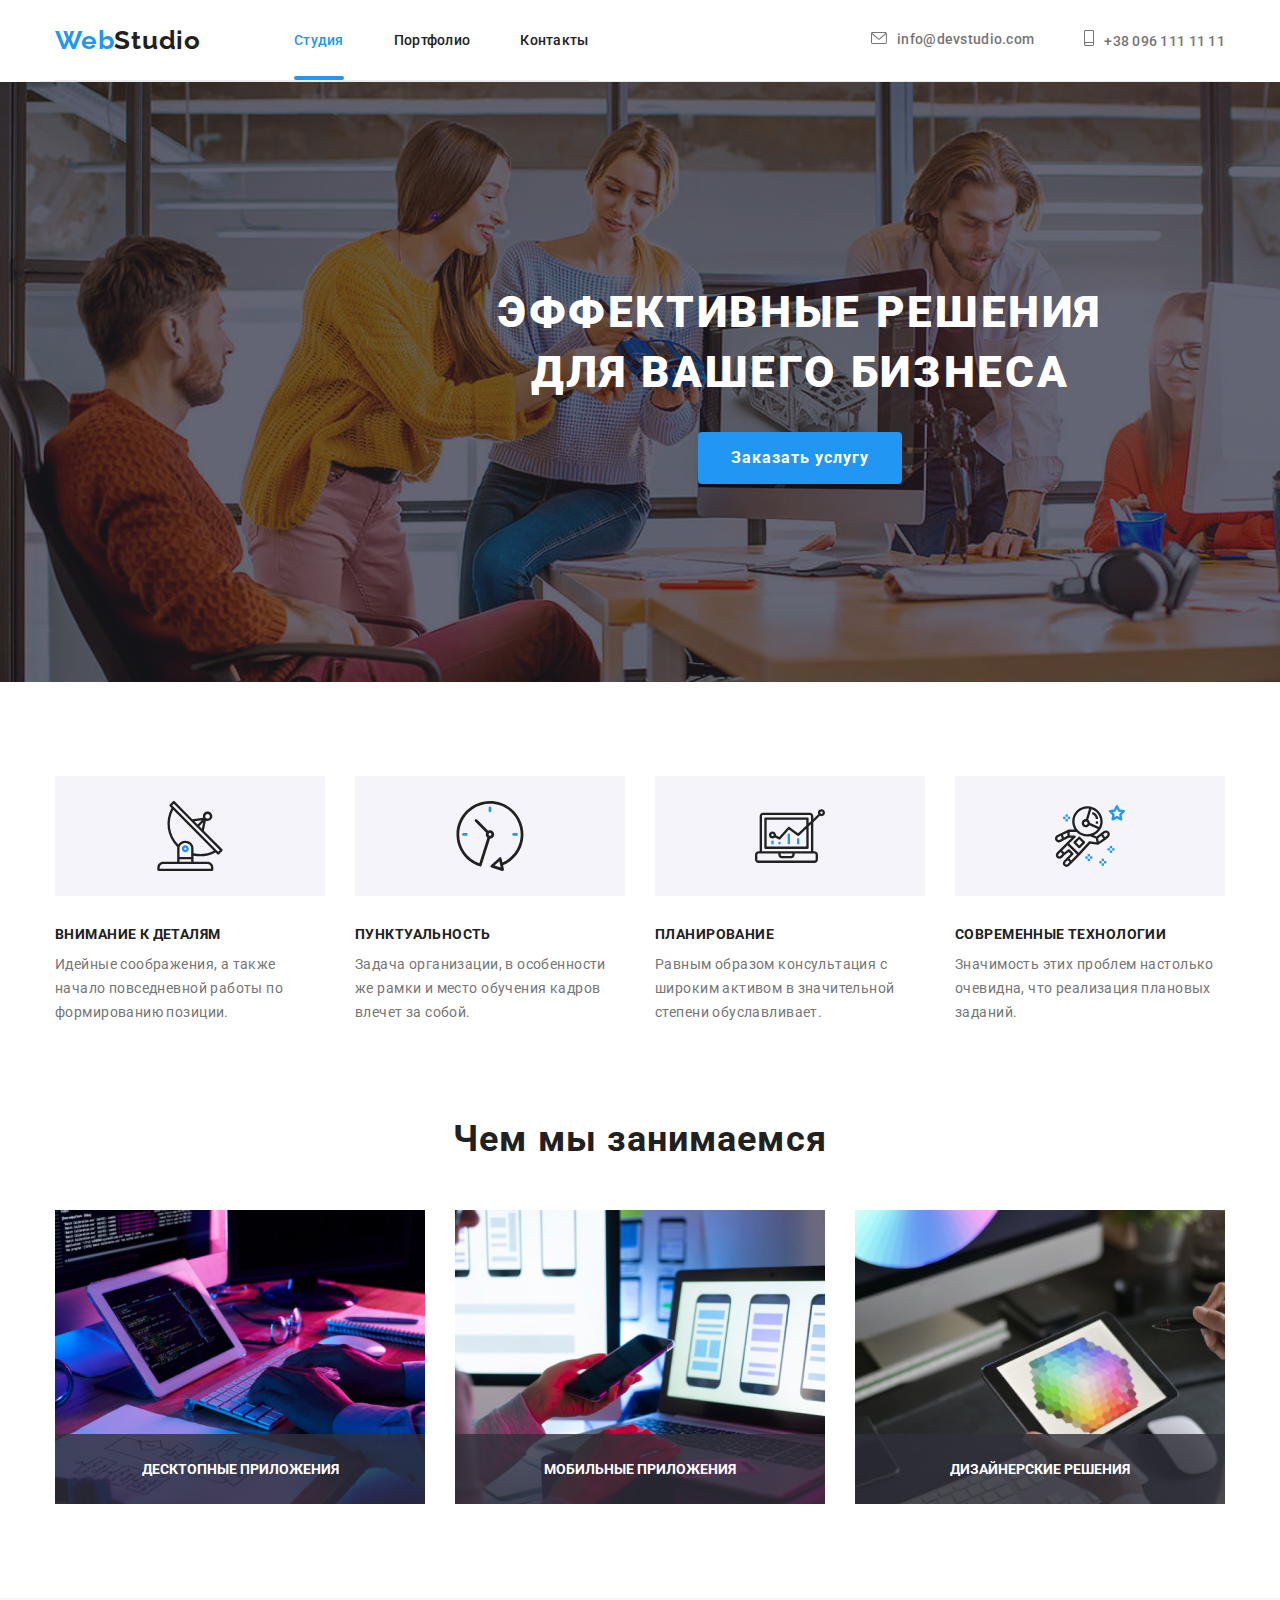
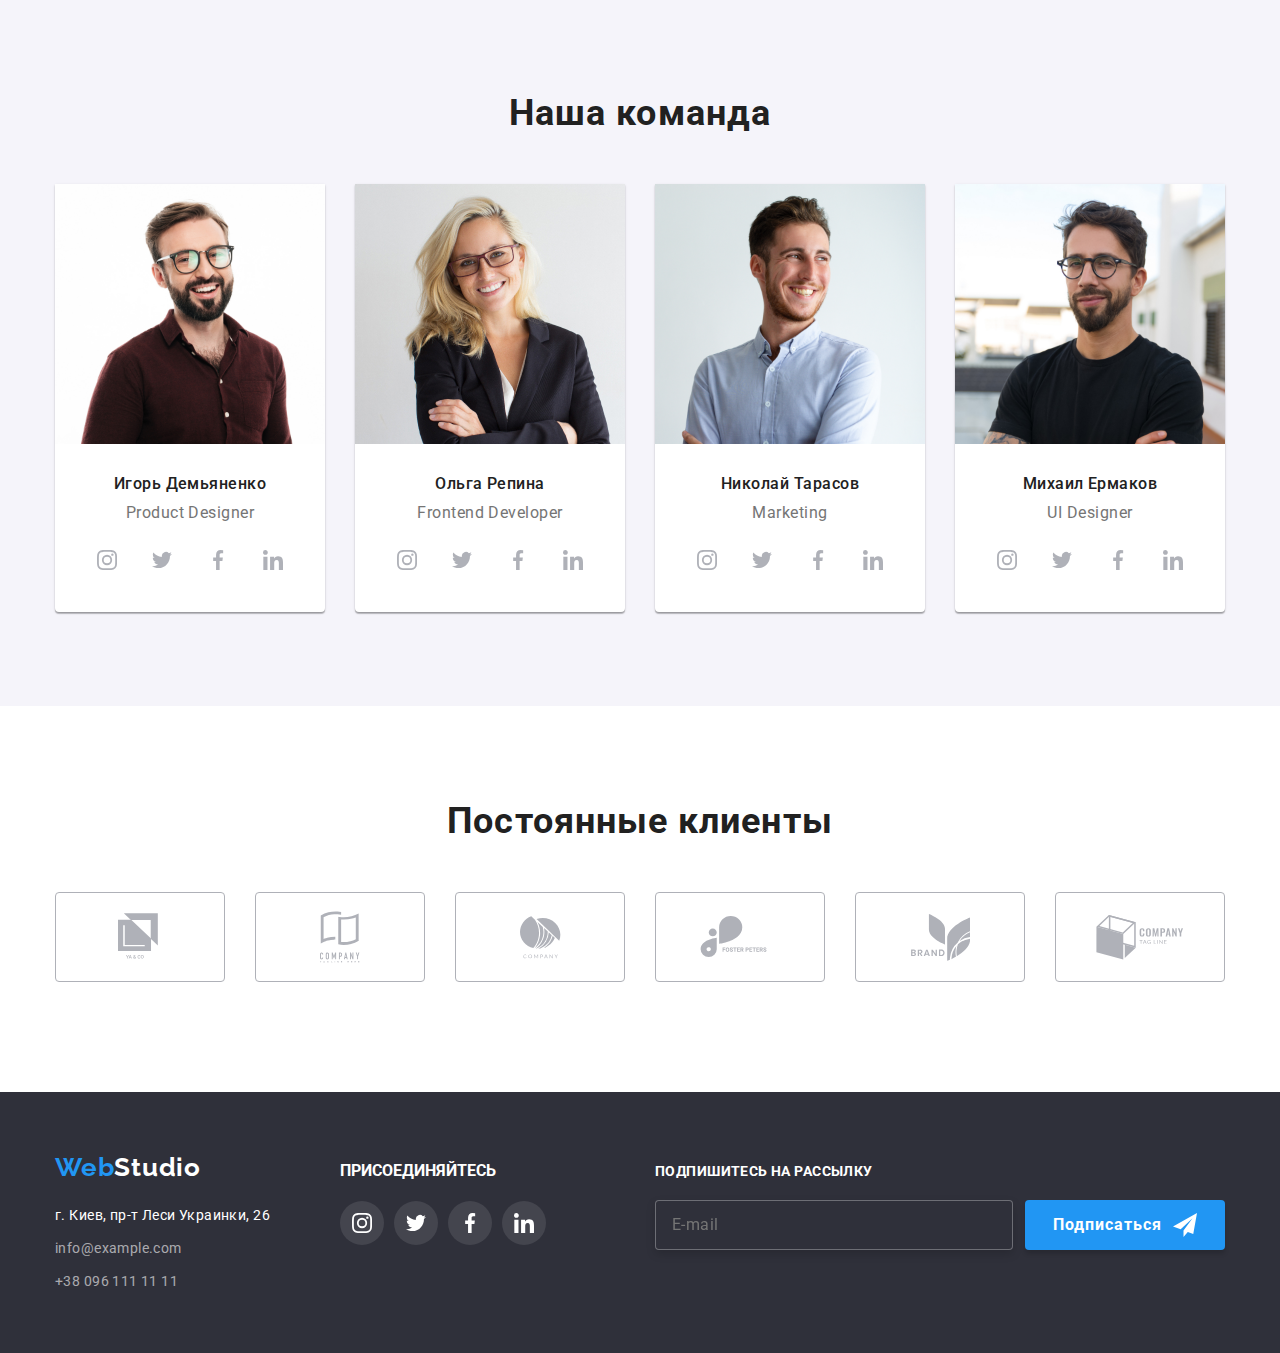
<file: index.html>
<!DOCTYPE html>
<html lang="en">

<head>
    <meta charset="UTF-8">
    <meta name="viewport" content="width=device-width, initial-scale=1.0">
    <title>Домашка 1</title>
    <link rel="preconnect" href="https://fonts.gstatic.com" />
    <link rel="preconnect" href="https://fonts.gstatic.com">
    <link
        href="https://fonts.googleapis.com/css2?family=Raleway:wght@700&family=Roboto:wght@400;500;700;900&display=swap"
        rel="stylesheet" />
    <link rel="stylesheet"
        href="https://cdnjs.cloudflare.com/ajax/libs/modern-normalize/1.0.0/modern-normalize.min.css" />
    <link rel="stylesheet" href="./css/styles.css" />
</head>

<body>
    <header>
        <div class="nav-list-flex container">
            <nav class="nav-list-flex">
                <a href="./index.html" class="webstudio-link">Web<span class="span-studio">Studio</span></a>
                <ul class="nav-list">
                    <li class="item"><a href="./index.html" class="link current">Студия</a></li>
                    <li class="item"><a href="./portfolio/portfolio.html" class="link">Портфолио</a></li>
                    <li class="item"><a href="#" class="link">Контакты</a></li>
                </ul>
            </nav>
            <ul class="info-list-contacts">
                <li class="item">
                    <a href="#" class="link">
                        <svg class="contacs-svg" width="16" height="12">
                            <use href="./images/icons/symbol-defs.svg#envelope"></use>
                        </svg>info@devstudio.com</a>
                </li>
                <li class="item"><a href="#" class="link">
                        <svg class="contacs-svg" width="10" height="16">
                            <use xlink:href="./images/icons/symbol-defs.svg#smartphone"></use>
                        </svg>+38 096 111 11 11</a>
                </li>
            </ul>
        </div>
    </header>
    <main>
        <section class="hero">
            <h1 class="hero-title">Эффективные решения <br>для вашего бизнеса</h1>
            <button type="button" class="hero-button" data-modal-open>Заказать услугу</button>
        </section>
        <section class="section">
            <div class="container">
                <ul class="featueres">
                    <li class="item">
                        <div class="quality antenna">
                            <h3 class="featueres-title">Внимание к деталям</h3>
                            <p class="featueres-link">
                                Идейные соображения, а также
                                начало повседневной работы
                                по формированию позиции.
                            </p>
                        </div>

                    </li>
                    <li class="item">
                        <div class="quality clock">
                            <h3 class="featueres-title">Пунктуальность</h3>
                            <p class="featueres-link">
                                Задача организации, в особенности
                                же рамки и место обучения кадров
                                влечет за собой.
                            </p>
                        </div>

                    </li>
                    <li class="item">
                        <div class="quality diagram">
                            <h3 class="featueres-title">Планирование</h3>
                            <p class="featueres-link">
                                Равным образом консультация с
                                широким активом в значительной
                                степени обуславливает.
                            </p>
                        </div>
                    </li>
                    <li class="item">
                        <div class="quality astronaut">
                            <h3 class="featueres-title">Современные технологии</h3>
                            <p class="featueres-link">
                                Значимость этих проблем настолько
                                очевидна, что реализация плановых
                                заданий.
                            </p>
                        </div>
                    </li>
                </ul>
            </div>

        </section>
        <section class="section specificitys">
            <div class="container">
                <h2 class="specificity">Чем мы занимаемся</h2>
                <ul class="specif list">
                    <li class="item">
                        <div class="specif-box"><img src="./images/box1.png" alt="box1" width="370" />
                            <div class="specif-box-list">
                                <p class="specif-box-text">Десктопные приложения</p>
                            </div>
                        </div>
                    </li>
                    <li class="item">
                        <div class="specif-box"><img src="./images/box2.png" alt="box2" width="370" />
                            <div class="specif-box-list">
                                <p class="specif-box-text">Мобильные приложения</p>
                            </div>
                        </div>
                    </li>
                    <li class="item">
                        <div class="specif-box"><img src="./images/box3.png" alt="box3" width="370" />
                            <div class="specif-box-list">
                                <p class="specif-box-text">Дизайнерские решения</p>
                            </div>
                        </div>
                    </li>
                </ul>
            </div>

        </section>
        <section class="section team-bg">
            <div class="container">
                <h2 class="team">Наша команда</h2>
                <ul class="all-team list">
                    <li class="item"><img src="./images/teamcard1.jpg" alt="teamcard1" width="270" />
                        <div class="team-card">
                            <h3 class="team-title">Игорь Демьяненко</h3>
                            <p class="team-link">Product Designer</p>
                            <ul class="networks list">
                                <li>
                                    <a href="" class="social-links">
                                        <svg class="icon" width="20" height="20">
                                            <use href="./images/icons/symbol-defs.svg#instagram-1"></use>
                                        </svg>
                                    </a>
                                </li>
                                <li>
                                    <a href="" class="social-links">
                                        <svg class="icon" width="20" height="20">
                                            <use href="./images/icons/symbol-defs.svg#twitter-1"></use>
                                        </svg>
                                    </a>
                                </li>
                                <li>
                                    <a href="" class="social-links">
                                        <svg class="icon" width="20" height="20">
                                            <use href="./images/icons/symbol-defs.svg#facebook-1"></use>
                                        </svg>
                                    </a>
                                </li>
                                <li>
                                    <a href="" class="social-links">
                                        <svg class="icon" width="20px" height="20">
                                            <use href="./images/icons/symbol-defs.svg#linkedin-1"></use>
                                        </svg>
                                    </a>
                                </li>
                            </ul>
                        </div>
                    </li>
                    <li class="item"><img src="./images/teamcard2.jpg" alt="teamcard2" width="270" />
                        <div class="team-card">
                            <h3 class="team-title">Ольга Репина</h3>
                            <p class="team-link">Frontend Developer</p>
                            <ul class="networks">
                                <li>
                                    <a href="" class="social-links">
                                        <svg class="icon" width="20" height="20">
                                            <use href="./images/icons/symbol-defs.svg#instagram-1"></use>
                                        </svg>
                                    </a>
                                </li>
                                <li>
                                    <a href="" class="social-links">
                                        <svg class="icon" width="20" height="20">
                                            <use href="./images/icons/symbol-defs.svg#twitter-1"></use>
                                        </svg>
                                    </a>
                                </li>
                                <li>
                                    <a href="" class="social-links">
                                        <svg class="icon" width="20" height="20">
                                            <use href="./images/icons/symbol-defs.svg#facebook-1"></use>
                                        </svg>
                                    </a>
                                </li>
                                <li>
                                    <a href="" class="social-links">
                                        <svg class="icon" width="20px" height="20">
                                            <use href="./images/icons/symbol-defs.svg#linkedin-1"></use>
                                        </svg>
                                    </a>
                                </li>
                            </ul>
                        </div>
                    </li>
                    <li class="item"><img src="./images/teamcard3.jpg" alt="teamcard3" width="270" />
                        <div class="team-card">
                            <h3 class="team-title">Николай Тарасов</h3>
                            <p class="team-link">Marketing</p>
                            <ul class="networks">
                                <li>
                                    <a href="" class="social-links">
                                        <svg class="icon" width="20" height="20">
                                            <use href="./images/icons/symbol-defs.svg#instagram-1"></use>
                                        </svg>
                                    </a>
                                </li>
                                <li>
                                    <a href="" class="social-links">
                                        <svg class="icon" width="20" height="20">
                                            <use href="./images/icons/symbol-defs.svg#twitter-1"></use>
                                        </svg>
                                    </a>
                                </li>
                                <li>
                                    <a href="" class="social-links">
                                        <svg class="icon" width="20" height="20">
                                            <use href="./images/icons/symbol-defs.svg#facebook-1"></use>
                                        </svg>
                                    </a>
                                </li>
                                <li>
                                    <a href="" class="social-links">
                                        <svg class="icon" width="20px" height="20">
                                            <use href="./images/icons/symbol-defs.svg#linkedin-1"></use>
                                        </svg>
                                    </a>
                                </li>
                            </ul>
                        </div>
                    </li>
                    <li class="item"><img src="./images/teamcard4.jpg" alt="teamcard4" width="270" />
                        <div class="team-card">
                            <h3 class="team-title">Михаил Ермаков</h3>
                            <p class="team-link">UI Designer</p>
                            <ul class="networks">
                                <li>
                                    <a href="" class="social-links">
                                        <svg class="icon" width="20" height="20">
                                            <use href="./images/icons/symbol-defs.svg#instagram-1"></use>
                                        </svg>
                                    </a>
                                </li>
                                <li>
                                    <a href="" class="social-links">
                                        <svg class="icon" width="20" height="20">
                                            <use href="./images/icons/symbol-defs.svg#twitter-1"></use>
                                        </svg>
                                    </a>
                                </li>
                                <li>
                                    <a href="" class="social-links">
                                        <svg class="icon" width="20" height="20">
                                            <use href="./images/icons/symbol-defs.svg#facebook-1"></use>
                                        </svg>
                                    </a>
                                </li>
                                <li>
                                    <a href="" class="social-links">
                                        <svg class="icon" width="20px" height="20">
                                            <use href="./images/icons/symbol-defs.svg#linkedin-1"></use>
                                        </svg>
                                    </a>
                                </li>
                            </ul>
                        </div>
                    </li>
                </ul>
            </div>
        </section>
        <section class="clients">
            <div class="container">
                <h2 class="clients-title">Постоянные клиенты</h2>
                <ul class="clients-list">
                    <li class="clients-item">
                        <a href="" class="link clients-link">
                            <svg class="clients-svg" width="44" height="49">
                                <use href="./images/icons/symbol-defs.svg#logo-1"></use>
                            </svg>
                        </a>
                    </li>
                    <li class="clients-item">
                        <a href="" class="link clients-link">
                            <svg class="clients-svg" width="40" height="52">
                                <use href="./images/icons/symbol-defs.svg#logo-2"></use>
                            </svg>
                        </a>
                    </li>
                    <li class="clients-item">
                        <a href="" class="link clients-link">
                            <svg class="clients-svg" width="41" height="43">
                                <use href="./images/icons/symbol-defs.svg#logo-3"></use>
                            </svg>
                        </a>
                    </li>
                    <li class="clients-item">
                        <a href="" class="link clients-link">
                            <svg class="clients-svg" width="80" height="42">
                                <use href="./images/icons/symbol-defs.svg#logo-4"></use>
                            </svg>
                        </a>
                    </li>
                    <li class="clients-item">
                        <a href="" class="link clients-link">
                            <svg class="clients-svg" width="59" height="47">
                                <use href="./images/icons/symbol-defs.svg#logo-5"></use>
                            </svg>
                        </a>
                    </li>
                    <li class="clients-item">
                        <a href="" class="link clients-link">
                            <svg class="clients-svg" width="88" height="45">
                                <use href="./images/icons/symbol-defs.svg#logo-6"></use>
                            </svg>
                        </a>
                    </li>

                </ul>
            </div>
        </section>
    </main>
    <footer>
        <div class="container footer-container">
            <div class="footer-bg">
                <a href="./index.html" class="webstudio-button">Web<span class="span-studio-button">Studio</span></a>
                <p class="footer-list-item">г. Киев, пр-т Леси Украинки, 26</p>
                <a href="#" class="footer-list">info@example.com</a>
                <a href="#" class="footer-list">+38 096 111 11 11</a>
            </div>
            <div class="container-join-us">
                <p class="join-us">присоединяйтесь</p>
                <ul class="footer-networks">
                    <li class="socil-links">
                        <a href="" class="footer-social-links">
                            <svg width="20" height="20">
                                <use href="./images/icons/symbol-defs.svg#instagram"></use>
                            </svg>
                        </a>
                    </li>
                    <li class="socil-links">
                        <a href="" class="footer-social-links">
                            <svg width="20" height="20">
                                <use href="./images/icons/symbol-defs.svg#twitter"></use>
                            </svg>
                        </a>
                    </li>
                    <li class="socil-links">
                        <a href="" class="footer-social-links">
                            <svg width="20" height="20">
                                <use href="./images/icons/symbol-defs.svg#facebook"></use>
                            </svg>
                        </a>
                    </li>
                    <li class="socil-links">
                        <a href="" class="footer-social-links">
                            <svg width="20px" height="20">
                                <use href="./images/icons/symbol-defs.svg#linkedin"></use>
                            </svg>
                        </a>
                    </li>
                </ul>
            </div>
            <div class="footer-subscribe">
                <b class="footer-discription">Подпишитесь на рассылку</b>
                <form class="speaker-form">
                    <label for="email">
                        <input type="email" name="email" placeholder="E-mail" id="email" />
                    </label>
                    <button class="email-button" type="submit">
                        <span>Подписаться</span>
                        <svg width="24" height="24">
                            <use href="./images/icons/symbol-defs.svg#icon-send"></use>
                        </svg>
                    </button>
                </form>
            </div>
        </div>
    </footer>
    <div class="backdrop is-hidden" data-modal>
        <div class="modal">
            <button type="button" class="button-close" data-modal-close>
                <svg class="icon">
                    <use href="./images/icons/symbol-defs.svg#close" width="11" height="11"></use>
                </svg>
            </button>
            <form>
                <h3 class="modal-text">
                    Оставьте свои данные, мы вам перезвоним
                </h3>
                <div class="form-field">
                    <label class="label-form">
                        <span class="text-form">Имя</span>
                        <input class="input-form" type="text" name="user-name" id="name" />
                        <svg width="18" height="18">
                            <use href="./images/icons/symbol-defs.svg#icon-person-black-18dp-1-1"></use>
                        </svg>
                    </label>
                    <label class="label-form">
                        <span class="text-form">Телефон </span>
                        <input class="input-form" type="tel" name="telephone" id="tel" />
                        <svg width="18" height="18">
                            <use href="./images/icons/symbol-defs.svg#icon-phone-black-18dp-1-1"></use>
                        </svg>
                    </label>
                    <label class="label-form">
                        <span class="text-form">Почта</span>
                        <input class="input-form" type="email" name="email" id="mail" />
                        <svg width="18" height="18">
                            <use href="./images/icons/symbol-defs.svg#icon-email-black-18dp-1-1"></use>
                        </svg>
                    </label>
                    <label class="label-form">
                        <span class="text-form">Комментарий</span>
                        <textarea name="comment" cols="45" rows="5" placeholder="Введите текст" id="comment"></textarea>
                    </label>

                </div>

                <div class="checkbox">
                    <label class="lable-checkbox">
                        <input class="input-checkbox visually-hidden" type="checkbox" value="agree" name="checkbox">
                        <!-- <svg width="16" height="15">
                            <use href="./images/icons/symbol-defs.svg#icon-checkbox-border"></use>
                        </svg> -->
                        <span class="check-box"></span>
                        <span class="checkbox-text">Соглашаюсь с рассылкой и принимаю</span>
                        <a class="checkbox-link" href=""> Условия договора</a>
                    </label>
                </div>

                <div class="submit">
                    <button type="submit" class="modal-button" data-modal-open>Отправить</button>
                </div>

            </form>
        </div>
    </div>
    <script src="./js/modal.js"></script>
</body>

</html>
</file>
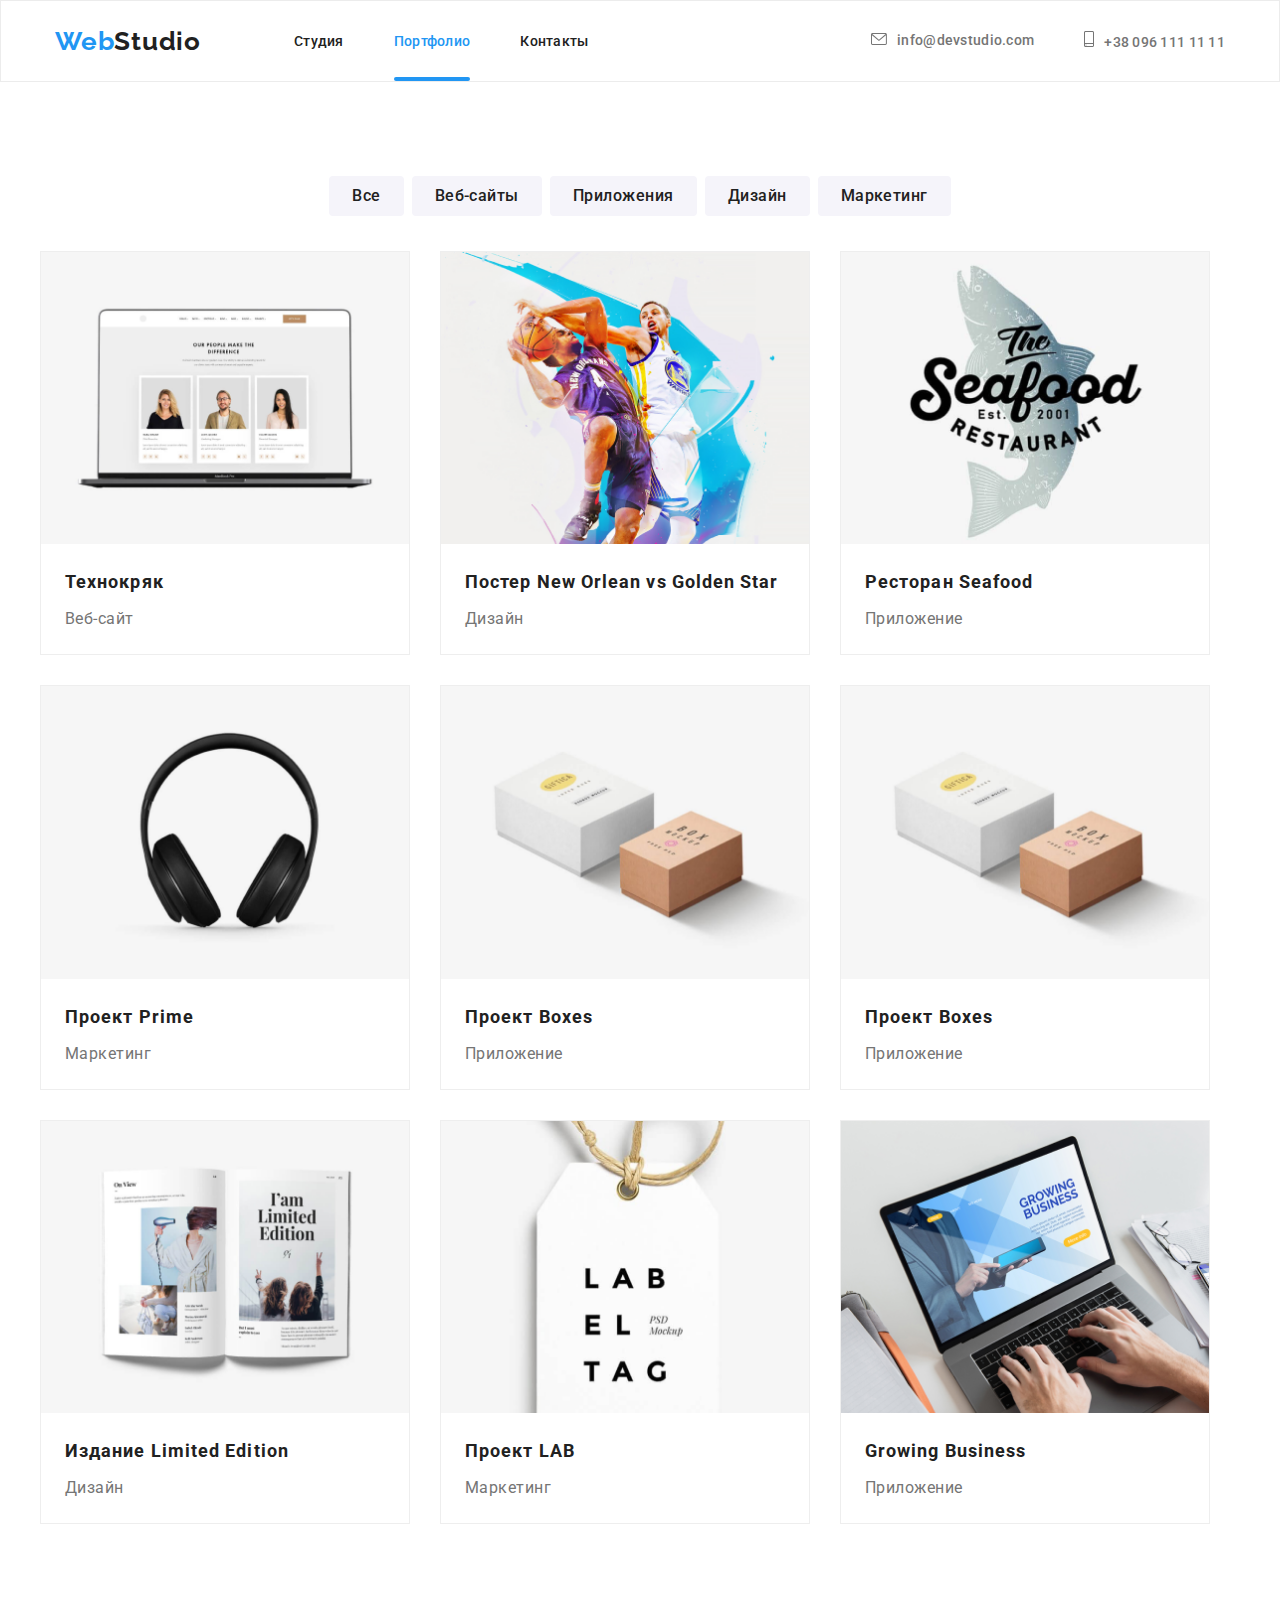
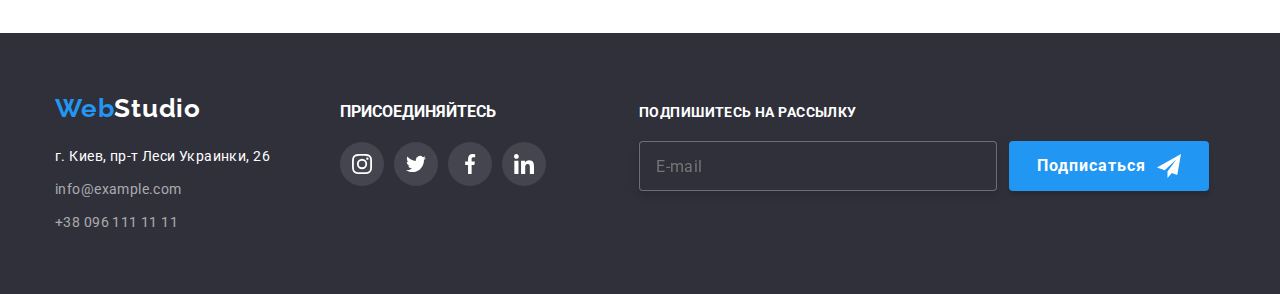
<file: portfolio/portfolio.html>
<!DOCTYPE html>
<html lang="en">

<head>
    <meta charset="UTF-8">
    <meta name="viewport" content="width=device-width, initial-scale=1.0">
    <title>Домашка 2</title>
    <link rel="preconnect" href="https://fonts.gstatic.com">
    <link
        href="https://fonts.googleapis.com/css2?family=Raleway:wght@700&family=Roboto:wght@400;500;700;900&display=swap"
        rel="stylesheet">
    <link rel="stylesheet"
        href="https://cdnjs.cloudflare.com/ajax/libs/modern-normalize/1.0.0/modern-normalize.min.css" />
    <link rel="stylesheet" href="../portfolio/css/portfolio.css">
</head>

<body>
    <header class="header-line">
        <div class="nav-list-flex container">
            <nav class="nav-list-flex">
                <a href="../index.html" class="webstudio-link">Web<span class="span-studio">Studio</span></a>
                <ul class="nav-list">
                    <li class="item"><a href="../index.html" class="link">Студия</a></li>
                    <li class="item"><a href="../portfolio/portfolio.html" class="link current">Портфолио</a></li>
                    <li class="item"><a href="#" class="link">Контакты</a></li>
                </ul>
            </nav>
            <ul class="info-list-contacts">
                <li class="item">
                    <a href="mailto:info@devstudio.com" class="link">
                        <svg class="contacs-svg" width="16" height="12">
                            <use href="../images/icons/symbol-defs.svg#envelope"></use>
                        </svg>info@devstudio.com</a>
                </li>
                <li class="item"><a href="#" class="link">
                        <svg class="contacs-svg" width="10" height="16">
                            <use xlink:href="../images/icons/symbol-defs.svg#smartphone"></use>
                        </svg>+38 096 111 11 11</a>
                </li>
            </ul>
        </div>

    </header>
    <main>
        <section class="section container">
            <ul class="portfolio-projects list">
                <li class="item"><button type="button" class="portfolio-link">Все</button></li>
                <li class="item"><button type="button" class="portfolio-link">Веб-сайты</button></li>
                <li class="item"><button type="button" class="portfolio-link">Приложения</button></li>
                <li class="item"><button type="button" class="portfolio-link">Дизайн</button></li>
                <li class="item"><button type="button" class="portfolio-link">Маркетинг</button></li>
            </ul>
            <ul class="projects list">
                <li class="item">
                    <a href="" class="card-link">
                        <div class="project-thumb">
                            <img src="../images/img1.png" alt="img1" width="370" />
                            <div class="card-description">
                                <p class="card-description-text">
                                    Технокряк это современная площадка распространения
                                    коронавируса. Компании используют эту платформу для
                                    цифрового шпионажа и атак на защищённые сервера
                                    конкурентов.
                                </p>
                            </div>
                        </div>
                        <div class="project-card">
                            <h2>Технокряк</h2>
                            <p>Веб-сайт</p>
                        </div>
                    </a>
                </li>
                <li class="item">
                    <a href="" class="card-link">
                        <div class="project-thumb">
                            <img src="../images/img2.png" alt="img2" width="370">
                            <div class="card-description">
                                <p class="card-description-text">
                                    Технокряк это современная площадка распространения
                                    коронавируса. Компании используют эту платформу для
                                    цифрового шпионажа и атак на защищённые сервера
                                    конкурентов.
                                </p>
                            </div>
                        </div>
                        <div class="project-card">
                            <h2>Постер New Orlean vs Golden Star</h2>
                            <p>Дизайн</p>
                        </div>
                    </a>
                </li>
                <li class="item">
                    <a href="" class="card-link">
                        <div class="project-thumb">
                            <img src="../images/img3.png" alt="img3" width="370" />
                            <div class="card-description">
                                <p class="card-description-text">
                                    Технокряк это современная площадка распространения
                                    коронавируса. Компании используют эту платформу для
                                    цифрового шпионажа и атак на защищённые сервера
                                    конкурентов.
                                </p>
                            </div>
                        </div>
                        <div class="project-card">
                            <h2>Ресторан Seafood</h2>
                            <p>Приложение</p>
                        </div>
                    </a>
                </li>
                <li class="item">
                    <a href="" class="card-link">
                        <div class="project-thumb">
                            <img src="../images/img4.png" alt="img4" width="370" />
                            <div class="card-description">
                                <p class="card-description-text">
                                    Технокряк это современная площадка распространения
                                    коронавируса. Компании используют эту платформу для
                                    цифрового шпионажа и атак на защищённые сервера
                                    конкурентов.
                                </p>
                            </div>
                        </div>
                        <div class="project-card">
                            <h2>Проект Prime</h2>
                            <p>Маркетинг</p>
                        </div>
                    </a>
                <li class="item">
                    <a href="" class="card-link">
                        <div class="project-thumb">
                            <img src="../images/img5.png" alt="img5" width="370" />
                            <div class="card-description">
                                <p class="card-description-text">
                                    Технокряк это современная площадка распространения
                                    коронавируса. Компании используют эту платформу для
                                    цифрового шпионажа и атак на защищённые сервера
                                    конкурентов.
                                </p>
                            </div>
                        </div>
                        <div class="project-card">
                            <h2>Проект Boxes</h2>
                            <p>Приложение</p>
                        </div>
                    </a>
                </li>
                <li class="item">
                    <a href="" class="card-link">
                        <div class="project-thumb">
                            <img src="../images/img5.png" alt="img5" width="370" />
                            <div class="card-description">
                                <p class="card-description-text">
                                    Технокряк это современная площадка распространения
                                    коронавируса. Компании используют эту платформу для
                                    цифрового шпионажа и атак на защищённые сервера
                                    конкурентов.
                                </p>
                            </div>
                        </div>
                        <div class="project-card">
                            <h2>Проект Boxes</h2>
                            <p>Приложение</p>
                        </div>
                    </a>
                </li>
                <li class="item">
                    <a href="" class="card-link">
                        <div class="project-thumb">
                            <img src="../images/img7.png" alt="img7" width="370" />
                            <div class="card-description">
                                <p class="card-description-text">
                                    Технокряк это современная площадка распространения
                                    коронавируса. Компании используют эту платформу для
                                    цифрового шпионажа и атак на защищённые сервера
                                    конкурентов.
                                </p>
                            </div>
                        </div>
                        <div class="project-card">
                            <h2>Издание Limited Edition</h2>
                            <p>Дизайн</p>
                        </div>
                    </a>
                </li>
                <li class="item">
                    <a href="" class="card-link">
                        <div class="project-thumb">
                            <img src="../images/img8.png" alt="img8" width="370" />
                            <div class="card-description">
                                <p class="card-description-text">
                                    Технокряк это современная площадка распространения
                                    коронавируса. Компании используют эту платформу для
                                    цифрового шпионажа и атак на защищённые сервера
                                    конкурентов.
                                </p>
                            </div>
                        </div>
                        <div class="project-card">
                            <h2>Проект LAB</h2>
                            <p>Маркетинг</p>
                        </div>
                    </a>
                </li>
                <li class="item">
                    <a href="" class="card-link">
                        <div class="project-thumb">
                            <img src="../images/img9.png" alt="img9" width="370" />
                            <div class="card-description">
                                <p class="card-description-text">
                                    Технокряк это современная площадка распространения
                                    коронавируса. Компании используют эту платформу для
                                    цифрового шпионажа и атак на защищённые сервера
                                    конкурентов.
                                </p>
                            </div>
                        </div>
                        <div class="project-card">
                            <h2>Growing Business</h2>
                            <p>Приложение</p>
                        </div>
                    </a>
                </li>
            </ul>
        </section>
    </main>
    <footer>
        <div class="container footer-container">
            <div class="footer-bg">
                <a href="./index.html" class="webstudio-button">Web<span class="span-studio-button">Studio</span></a>
                <p class="footer-list-item">г. Киев, пр-т Леси Украинки, 26</p>
                <a href="info@example.com" class="footer-list">info@example.com</a>
                <a href="#" class="footer-list">+38 096 111 11 11</a>
            </div>
            <div class="container-join-us">
                <p class="join-us">присоединяйтесь</p>
                <ul class="footer-networks">
                    <li class="socil-links">
                        <a href="" class="footer-social-links">
                            <svg width="20" height="20">
                                <use href="../images/icons/symbol-defs.svg#instagram"></use>
                            </svg>
                        </a>
                    </li>
                    <li class="socil-links">
                        <a href="" class="footer-social-links">
                            <svg width="20" height="20">
                                <use href="../images/icons/symbol-defs.svg#twitter"></use>
                            </svg>
                        </a>
                    </li>
                    <li class="socil-links">
                        <a href="" class="footer-social-links">
                            <svg width="20" height="20">
                                <use href="../images/icons/symbol-defs.svg#facebook"></use>
                            </svg>
                        </a>
                    </li>
                    <li class="socil-links">
                        <a href="" class="footer-social-links">
                            <svg width="20px" height="20">
                                <use href="../images/icons/symbol-defs.svg#linkedin"></use>
                            </svg>
                        </a>
                    </li>
                </ul>
            </div>
            <div class="footer-subscribe">
                <b class="footer-discription">Подпишитесь на рассылку</b>
                <form class="speaker-form">
                    <label for="email">
                        <input type="email" name="email" placeholder="E-mail" id="email" />
                    </label>
                    <button class="email-button" type="submit">
                        <span>Подписаться</span>
                        <svg width="24" height="24">
                            <use href="../images/icons/symbol-defs.svg#icon-send"></use>
                        </svg>
                    </button>
                </form>
            </div>
        </div>
    </footer>
</body>

</html>
</file>
<file: css/styles.css>
:root {
  --primary-text-color: #212121;
  --title-text-color: #757575;
  --accent-color: #2196f3;
  --footer-text-color: rgba(255, 255, 255, 0.6);
  --background-text-color: #2f303a;
  --team-bg-color: #f5f4fa;
  --hero-color: #ffffff;
  --footer-accent: #ffffff;
  --white: #ffffff;
  --background-team-card: #ffffff;
  --icon-color: #afb1b8;
  --specif-box-color: rgba(47, 48, 58, 0.8);
  --animation-timing: cubic-bezier(0.4, 0, 0.2, 1);
  --modal: #757575;
}

body {
  font-family: Roboto, sans-serif;
}

li {
  list-style-type: none;
}

a {
  text-decoration: none;
}

h1,
h2,
h3,
h4,
h5,
h6,
p {
  margin: 0;
  padding: 0;
}

img {
  display: block;
}

.list {
  list-style: none;
  padding: 0;
  margin: 0;
}

.link {
  list-style: none;
  padding: 0;
  margin: 0;
}

*,
*::before,
*::after {
  box-sizing: border-box;
}

.container {
  width: 1200px;
  margin-left: auto;
  margin-right: auto;
  padding-left: 15px;
  padding-right: 15px;
}

.backdrop {
  position: fixed;
  top: 0;
  left: 0;

  width: 100%;
  height: 100%;
  background-color: rgba(0, 0, 0, 0.2);

  opacity: 1;
  transition: opacity 250ms var(--animating-timing);
}

.modal {
  position: absolute;
  top: 50%;
  left: 50%;
  transform: translate(-50%, -50%);
  width: 528px;
  background: var(--white);
  box-shadow: 0px 1px 3px rgba(0, 0, 0, 0.12), 0px 1px 1px rgba(0, 0, 0, 0.14),
    0px 2px 1px rgba(0, 0, 0, 0.2);
  border-radius: 4px;

  transform: translate(-50%, -50%) scale(1);
  transition: transform 250ms var(--animating-timing);
}

.backdrop.is-hidden {
  opacity: 0;
  pointer-events: none;
}

.backdrop.is-hidden .modal {
  transform: translate(-50%, -50%) scale(0.8);
}

.button-close {
  position: absolute;
  top: 8px;
  right: 8px;

  width: 30px;
  height: 30px;

  margin: 0;
  padding: 0;
  background-color: var(--white);
  border: 1px solid rgba(0, 0, 0, 0.1);
  border-radius: 50%;
}

.button-close .icon {
  width: 11px;
  height: 11px;
}

.button-close:hover .icon,
.button-close:focus .icon {
  fill: var(--accent-color);
}

form {
  margin: 40px 40px;
}

.form-field {
  margin-bottom: 20px;
}

.text-form {
  margin-bottom: 4px;

  font-weight: 500;
  font-size: 12px;
  line-height: 1.2;
  letter-spacing: 0.01em;

  color: var(--modal);
}

.label-form {
  position: relative;
  display: flex;
  flex-direction: column;
}

.label-form:not(:last-child) {
  margin-bottom: 10px;
}

.label-form svg {
  position: absolute;
  bottom: 14px;
  left: 15px;
  fill: var(--primary-text-color);
}

.input-form {
  padding-top: 12px;
  padding-bottom: 12px;
  padding-left: 42px;
  border: 1px solid rgba(33, 33, 33, 0.2);
  box-sizing: border-box;
  border-radius: 4px;
  cursor: pointer;
  font-size: 16px;

  transition-duration: 250ms;
  transition-timing-function: var(--animating-timing);
}

.input-form:focus {
  border-color: var(--accent-color);
  outline: none;
  cursor: pointer;
  transition-duration: 250ms;
  transition-timing-function: var(--animating-timing);
}

.input-form:focus ~ svg {
  fill: var(--accent-color);
  cursor: pointer;
  transition-duration: 250ms;
  transition-timing-function: var(--animating-timing);
}

.checkbox {
  align-self: center;
  margin-bottom: 30px;
}

.lable-checkbox {
  display: flex;
  align-items: center;
}

.input-checkbox {
  display: flex;
  appearance: none;
  cursor: pointer;
}

.visually-hidden {
  position: absolute;
  width: 1px;
  height: 1px;
  margin: -1px;
  border: 0;
  padding: 0;
  clip: rect(0 0 0 0);
  overflow: hidden;
}

/*.input-checkbox svg {
  display: inline-block;

  transition-duration: 250ms;
  transition-timing-function: var(--animating-timing);
}

.input-checkbox:checked + svg {
  background-image: url("../images/icons/icon-check.svg");
  background-color: var(--accent-color);

  background-size: contain;
  background-origin: border-box;
  fill: transparent;
  border-radius: 2px;
  transition-duration: 250ms;
  transition-timing-function: var(--animating-timing);
}*/

.check-box::after {
  display: inline-block;
  vertical-align: middle;
  content: "";
  margin-left: 8px;
  width: 16px;
  height: 15px;
  border-radius: 2px;
  box-shadow: 0 0 0 2px var(--primary-text-color);

  transition-duration: 250ms;
  transition-timing-function: var(--animating-timing);
}

.input-checkbox:checked + .check-box::after {
  box-shadow: 0 0 0 2px var(--accent-color);
  background-color: var(--accent-color);

  background-image: url("../images/icons/icon-check.svg");

  transition-duration: 250ms;
  transition-timing-function: var(--animating-timing);
}

.checkbox-text {
  margin-left: 7px;
  margin-right: 4px;
  font-weight: 500;
  font-size: 14px;
  line-height: 1.7x;

  letter-spacing: 0.03em;

  color: var(--primary-text-color);
}

.checkbox-link {
  font-weight: 500;
  font-size: 14px;
  line-height: 1.7x;

  letter-spacing: 0.03em;

  color: var(--accent-color);
  text-decoration: underline;
}

.modal-text {
  margin-bottom: 30px;
  font-weight: 700;
  font-size: 20px;
  line-height: 1.2px;
  text-align: center;
  letter-spacing: 0.03em;

  color: var(--primary-text-color);
}

.submit {
  text-align: center;
}

.modal-button {
  background: var(--accent-color);
  color: var(--hero-color);
  box-shadow: 0px 4px 4px rgba(0, 0, 0, 0.15);
  border: 1px solid transparent;

  border-radius: 4px;
  padding: 10px 32px;
  font-weight: 700;
  font-size: 16px;
  line-height: 30px;
  text-align: center;
  letter-spacing: 0.06em;
}

.underline {
  text-decoration: underline;
  color: var(--accent-color);
}

textarea {
  height: 120px;
  display: flex;
  flex-direction: column;

  border: 1px solid rgba(33, 33, 33, 0.2);
  box-sizing: border-box;
  border-radius: 4px;
  resize: none;
}

.label-form textarea:focus {
  border-color: var(--accent-color);
  outline: none;
  cursor: pointer;
  transition-duration: 250ms;
  transition-timing-function: var(--animating-timing);
}

textarea::placeholder {
  padding: 12px 16px;
  max-width: 448px;
  max-height: 120px;
  resize: none;

  color: rgba(117, 117, 117, 0.5);
}

.webstudio-link {
  font-family: Raleway, sans-serif;
  font-weight: 700;
  font-size: 26px;
  line-height: 31px;

  letter-spacing: 0.03em;

  color: var(--accent-color);
}

.span-studio {
  color: var(--primary-text-color);
}

.nav-list-flex {
  display: flex;
  align-items: center;
  border-bottom: 1px solid #ececec;
}

.nav-list {
  display: flex;
  margin-left: 93px;
  padding-inline-start: 0px;
  margin-bottom: 0px;
  margin-top: 0px;
}

.nav-list .link {
  position: relative;
  display: block;
  padding-top: 32px;
  padding-bottom: 32px;
  font-weight: 500;
  font-size: 14px;
  line-height: 16px;
  letter-spacing: 0.02em;

  color: var(--primary-text-color);

  transition: color 250ms var(--animation-timing);
}

.nav-list .item + .item,
.info-list-contacts .item + .item {
  margin-left: 50px;
}

.nav-list .link::after {
  content: "";
  display: block;
  position: absolute;
  top: calc(100% - 4px);
  left: 0;
  height: 4px;
  width: 100%;
  background-color: var(--accent-color);
  border-radius: 4px;
  opacity: 0;
}

.nav-list a:hover,
.nav-list a:focus {
  color: var(--accent-color);
}

.nav-list .link.current,
.nav-list .link.current::after {
  color: var(--accent-color);
  border-radius: 2px;
  opacity: 1;
}

.info-list-contacts {
  display: flex;
  margin-left: auto;
  padding-inline-start: 0px;
}

.info-list-contacts .link {
  font-weight: 500;
  font-size: 14px;
  line-height: 16px;
  letter-spacing: 0.02em;

  color: var(--title-text-color);

  transition: color 250ms var(--animation-timing);
}

.contacs-svg,
.contacs-svg {
  fill: currentColor;
  margin-right: 10px;
}

.info-list-contacts a:hover,
.info-list-contacts a:focus {
  color: var(--accent-color);
}

.nav-list-flex .link.current {
  color: var(--accent-color);
}

.hero {
  text-align: center;
  padding-top: 200px;
  padding-bottom: 200px;
  width: 1600px;
  height: 600px;
  margin-left: auto;
  margin-right: auto;
  background-position: center;
  background-color: #c4c4c4;
  background-image: linear-gradient(
      to right,
      rgba(47, 48, 58, 0.4),
      rgba(47, 48, 58, 0.4)
    ),
    url("../images/Hero.jpg");
}

.hero-title {
  margin-top: 0px;
  margin-bottom: 30px;
  font-weight: 900;
  font-size: 44px;
  line-height: 60px;

  text-align: center;

  letter-spacing: 0.06em;
  text-transform: uppercase;
  color: var(--hero-color);
}

.hero-button {
  background: var(--accent-color);
  color: var(--hero-color);
  box-shadow: 0px 4px 4px rgba(0, 0, 0, 0.15);
  border: 1px solid transparent;

  border-radius: 4px;
  padding: 10px 32px;
  font-weight: 700;
  font-size: 16px;
  line-height: 30px;
  text-align: center;
  letter-spacing: 0.06em;
}

.section {
  padding-top: 94px;
  padding-bottom: 94px;
}

.featueres {
  display: flex;
  padding-inline-start: 0px;
  margin: 0px;
}

.featueres .item + .item {
  margin-left: 30px;
}

.quality {
  width: 270px;
}

.quality h3 {
  margin-bottom: 10px;
}

.qualitys:not(:last-child) {
  margin-right: 30px;
}

.quality::before {
  display: block;
  content: "";
  height: 120px;
  background-color: var(--team-bg-color);
  background-size: 70px 70px;
  background-repeat: no-repeat;
  background-position: center;
  margin-bottom: 30px;
}

.antenna::before {
  background-image: url(../images/icons/antenna.svg);
}

.clock::before {
  background-image: url(../images/icons/clock.svg);
}

.diagram::before {
  background-image: url(../images/icons/diagram.svg);
}

.astronaut::before {
  background-image: url(../images/icons/astronaut.svg);
}

.featueres .item {
  display: flex;
  width: 270px;
  margin-right: 0px;
  padding-inline-start: 0px;
}

.featueres-title {
  margin-top: 0px;
  margin-bottom: 10px;
  font-weight: 700;
  font-size: 14px;
  line-height: 16px;
  letter-spacing: 0.03em;
  text-transform: uppercase;
  color: var(--primary-text-color);
}

.featueres-link {
  font-weight: 400;
  font-size: 14px;
  line-height: 24px;
  letter-spacing: 0.03em;
  color: var(--title-text-color);
}

.section.specificitys {
  padding-top: 0;
}

.specificity {
  padding-top: 0;
  margin-bottom: 50px;
  font-weight: 700;
  font-size: 36px;
  line-height: 42px;
  text-align: center;
  letter-spacing: 0.03em;
  color: var(--primary-text-color);
}

.specif {
  display: flex;
}

.specif .item + .item {
  margin-left: 30px;
}

.specif img {
  display: block;
}

.specif-box {
  position: relative;
}

.specif-box-list {
  position: absolute;
  bottom: 0;
  left: 0;

  width: 100%;
  height: 70px;
  padding: 27px;
  text-align: center;
  background-color: var(--specif-box-color);
}

.specif-box-text {
  color: var(--white);
  text-transform: uppercase;
  font-weight: 700;
  line-height: 1.14;
  font-size: 14px;
  line-height: 16px;
}

.team-bg {
  background: var(--team-bg-color);
}

.team {
  padding-top: 0;
  margin-bottom: 50px;
  font-weight: 700;
  font-size: 36px;
  line-height: 42px;

  text-align: center;
  letter-spacing: 0.03em;

  color: var(--primary-text-color);
}

.all-team {
  display: flex;
  text-align: center;
}

.all-team .item + .item {
  margin-left: 30px;
}

.all-team .item {
  background-color: var(--background-team-card);
  box-shadow: 0px 1px 3px rgba(0, 0, 0, 0.12), 0px 1px 1px rgba(0, 0, 0, 0.14),
    0px 2px 1px rgba(0, 0, 0, 0.2);
  border-radius: 0px 0px 4px 4px;
  width: 270px;
}

.team-card {
  padding: 30px 30px;
}

.team-title {
  margin-bottom: 10px;
  font-weight: 500;
  font-size: 16px;
  line-height: 19px;

  text-align: center;
  letter-spacing: 0.03em;

  color: var(--primary-text-color);
}

.team-link {
  font-weight: 400;
  font-size: 16px;
  line-height: 19px;

  text-align: center;
  letter-spacing: 0.03em;

  color: var(--title-text-color);
}

.networks {
  display: flex;
  justify-content: space-between;
  padding-inline-start: 0px;
  margin-top: 16px;
}

.social-links {
  display: flex;
  justify-content: center;
  align-items: center;
  width: 44px;
  height: 44px;
  color: var(--icon-color);
  border-radius: 50%;

  transition: background-color 250ms var(--animation-timing),
    color 250ms var(--animation-timing);
}

.social-links:hover,
.social-links:focus {
  background-color: var(--accent-color);
  color: var(--hero-color);
  outline: none;
}

.networks .icon {
  fill: var(--icon-color);
  fill: currentColor;
}

.clients-title {
  padding-top: 0;
  margin-bottom: 50px;
  font-weight: 700;
  font-size: 36px;
  line-height: 42px;

  text-align: center;
  letter-spacing: 0.03em;

  color: var(--primary-text-color);
}

.clients {
  padding-top: 94px;
  padding-bottom: 94px;
}

.clients-list {
  display: flex;
  flex-wrap: wrap;
  padding-inline-start: 0px;
}

.clients-item {
  width: 170px;
  height: 90px;
  margin-right: 30px;
  margin-bottom: 30px;
}

.clients-link {
  display: flex;
  align-items: center;
  justify-content: center;
  width: 100%;
  height: 100%;
  color: var(--icon-color);
  border: 1px solid var(--icon-color);
  border-radius: 4px;

  transition: color 250ms var(--animation-timing),
    border-color 250ms var(--animation-timing);
}

.clients-item:nth-child(6n) {
  margin-right: 0px;
}

.clients-item:nth-last-child(-n + 6) {
  margin-bottom: 0px;
}

.clients-link:hover,
.clients-link:focus {
  color: var(--accent-color);
  border: 1px solid var(--accent-color);
  outline: none;
}

.clients-svg {
  fill: currentColor;
}

footer {
  background: var(--background-text-color);
  padding-top: 60px;
  padding-bottom: 60px;
}

.footer-bg a:hover,
.footer-bg a:focus {
  color: var(--accent-color);
}

.footer-bg {
  margin-right: 70px;
}
.footer-container {
  display: flex;
  align-items: baseline;
}

.webstudio-button {
  display: block;
  margin-bottom: 20px;
  font-family: Raleway, sans-serif;
  font-weight: 700;
  font-size: 26px;
  line-height: 31px;
  letter-spacing: 0.03em;

  color: var(--accent-color);
}

.span-studio-button {
  color: var(--footer-accent);
}

.container-join-us {
  display: block;
}

.join-us {
  line-height: 1.17;
  text-transform: uppercase;
  font-weight: 700;
  margin-top: 0px;
  margin-bottom: 20px;

  display: inline-block;
  color: var(--footer-accent);
}

.footer-list-item {
  display: block;
  margin-top: 0;
  margin-bottom: 0;
  font-style: normal;
  font-weight: 400;
  font-size: 14px;
  line-height: 24px;
  letter-spacing: 0.03em;

  color: var(--footer-accent);
}

.footer-list {
  display: block;
  margin-top: 9px;
  font-style: normal;
  font-weight: 400;
  font-size: 14px;
  line-height: 24px;
  letter-spacing: 0.03em;

  color: var(--footer-text-color);

  transition: color 250ms var(--animation-timing);
}

.container-join-us {
  display: block;
}

.join-us {
  line-height: 1.17;
  text-transform: uppercase;
  font-weight: 700;
  margin-top: 0px;
  margin-bottom: 20px;

  display: inline-block;
}

.footer-networks {
  display: flex;
  padding-inline-start: 0px;
  margin: 0 auto;
}

.socil-links {
  justify-content: space-between;
  margin: 0 auto;
}

.footer-networks .socil-links:not(:last-child) {
  margin-right: 10px;
}

.footer-social-links {
  display: flex;
  justify-content: center;
  align-items: center;
  width: 44px;
  height: 44px;
  color: var(--footer-accent);
  background-color: rgba(255, 255, 255, 0.1);
  border-radius: 50%;

  transition: background-color 250ms var(--animation-timing);
}

.footer-social-links:hover,
.footer-social-links:focus {
  background-color: var(--accent-color);
  outline: none;
}

.speaker-form {
  display: flex;
  margin: auto;
}

.footer-subscribe {
  width: 570px;
  margin-left: auto;
}

.footer-discription {
  display: block;
  font-style: normal;
  font-weight: 700;
  font-size: 14px;
  line-height: 1.14;
  letter-spacing: 0.03em;
  text-transform: uppercase;

  color: var(--white);

  margin-top: 0;
  margin-bottom: 20px;
}

.speaker-form input[type="email"] {
  width: 358px;
  height: 50px;

  padding: 16px;

  background-color: var(--background-text-color);
  border: 1px solid rgba(255, 255, 255, 0.3);
  filter: drop-shadow(0px 4px 4px rgba(0, 0, 0, 0.15));
  border-radius: 4px;

  font-weight: 400;
  font-size: 16px;
  line-height: 20px;
  letter-spacing: 0.03em;
  color: var(--footer-text-color);

  transition-duration: 250ms;
  transition-timing-function: var(--animation-timing);
}

.speaker-form input[type="email"]:focus {
  border-color: var(--accent-color);
  outline: none;
  cursor: pointer;

  transition-duration: 250ms;
  transition-timing-function: var(--animation-timing);
}

.email-button {
  display: flex;
  align-items: center;
  justify-content: space-between;
  padding: 10px 28px;
  margin-left: 12px;
  width: 200px;
  height: 50px;
  font-weight: 700;
  font-size: 16px;
  line-height: 30px;
  letter-spacing: 0.06em;

  color: var(--white);
  fill: currentColor;
  background-color: var(--accent-color);
  box-shadow: 0px 4px 4px rgba(0, 0, 0, 0.15);
  border-radius: 4px;
  border: none;
}
</file>
<file: portfolio/css/portfolio.css>
:root {
  --primary-text-color: #212121;
  --title-text-color: #757575;
  --accent-color: #2196f3;
  --portfolio-bg-color: #f5f4fa;
  --portfolio-button-active-color: #ffffff;
  --container-bg-color: #ffffff;
  --background-text-color: #2f303a;
  --footer-text-color: rgba(255, 255, 255, 0.6);
  --footer-accent: #ffffff;
  --animation-timing: cubic-bezier(0.4, 0, 0.2, 1);
  --hover-overlay: rgba(33, 150, 243, 0.9);
  --white: #ffffff;
}

body {
  font-family: Roboto, sans-serif;
  padding-inline-start: 0px;
}

li {
  list-style-type: none;
}

a {
  text-decoration: none;
}

h1,
h2,
h3,
h4,
h5,
h6,
p {
  margin: 0;
  padding: 0;
}

img {
  display: block;
  max-width: 100%;
  height: auto;
}

.list {
  list-style: none;
  padding: 0;
  margin: 0;
}

.link {
  list-style: none;
  padding: 0;
  margin: 0;
}

.container {
  width: 1200px;
  margin-left: auto;
  margin-right: auto;
  padding-left: 15px;
  padding-right: 15px;
}

.section {
  padding-top: 94px;
  padding-bottom: 94px;
}

.header-line {
  border: 1px solid #ececec;
}

.webstudio-link {
  font-family: Raleway, sans-serif;
  font-weight: 700;
  font-size: 26px;
  line-height: 31px;

  letter-spacing: 0.03em;

  color: var(--accent-color);
}

.span-studio {
  color: var(--primary-text-color);
}

.nav-list .link.current {
  color: var(--accent-color);
}

.nav-list-flex {
  display: flex;
  align-items: center;
}

.nav-list {
  display: flex;
  margin-left: 93px;
  padding-inline-start: 0px;
  margin-bottom: 0px;
  margin-top: 0px;
}

.nav-list .link {
  position: relative;
  display: block;
  padding-top: 32px;
  padding-bottom: 32px;
  font-weight: 500;
  font-size: 14px;
  line-height: 16px;
  letter-spacing: 0.02em;

  color: var(--primary-text-color);

  transition: color 250ms var(--animation-timing);
}

.nav-list .item + .item,
.info-list-contacts .item + .item {
  margin-left: 50px;
}

.nav-list .link::after {
  content: "";
  display: block;
  position: absolute;
  top: calc(100% - 4px);
  left: 0;
  height: 4px;
  width: 100%;
  background-color: var(--accent-color);
  border-radius: 4px;
  opacity: 0;
}

.nav-list a:hover,
.nav-list a:focus {
  color: var(--accent-color);
}

.nav-list .link.current,
.nav-list .link.current::after {
  color: var(--accent-color);
  border-radius: 2px;
  opacity: 1;
}

.info-list-contacts {
  display: flex;
  margin-left: auto;
  padding-inline-start: 0px;
}

.contacs-svg,
.contacs-svg {
  fill: currentColor;
  margin-right: 10px;
}

.info-list-contacts .link {
  font-weight: 500;
  font-size: 14px;
  line-height: 16px;
  letter-spacing: 0.02em;

  color: var(--title-text-color);

  transition: color 250ms var(--animation-timing);
}

.info-list-contacts a:hover,
.info-list-contacts a:focus {
  color: var(--accent-color);
}

.portfolio-projects {
  border-radius: 4px;
  display: flex;
  justify-content: center;
  margin-bottom: 50px;
}

.portfolio-link {
  min-width: 73px;
  padding: 6px 22px;
  box-shadow: unset;
  background: var(--portfolio-bg-color);
  font-weight: 500;
  font-size: 16px;
  line-height: 26px;

  text-align: center;
  letter-spacing: 0.03em;

  color: var(--primary-text-color);
  border: 1px solid transparent;
  border-radius: 4px;

  transition: background 250ms var(--animation-timing),
    color 250ms var(--animation-timing),
    box-shadow 250ms var(--animation-timing);
}

.portfolio-link:hover,
.portfolio-link:focus {
  background: var(--accent-color);
  color: #ffffff;
  box-shadow: 0px 3px 1px rgba(0, 0, 0, 0.1), 0px 1px 2px rgba(0, 0, 0, 0.08),
    0px 2px 2px rgba(0, 0, 0, 0.12);
  border-radius: 4px;
}

.portfolio-projects .item + .item {
  margin-left: 8px;
}

.projects li {
  background: var(--container-bg-color);
  border: 1px solid #eeeeee;
  box-sizing: border-box;
}

.projects h2 {
  font-weight: 700;
  font-size: 18px;
  line-height: 36px;
  margin-bottom: 4px;
  letter-spacing: 0.06em;

  color: var(--primary-text-color);
}

.projects {
  display: flex;
  flex-wrap: wrap;
  margin: -15px;
}

.projects .item {
  width: 370px;
  display: block;
  margin-right: 30px;
  margin-bottom: 30px;

  transition: box-shadow 250ms var(--animation-timing);
}

.project-card p {
  font-weight: 400;
  font-size: 16px;
  line-height: 30px;

  letter-spacing: 0.03em;

  color: var(--title-text-color);
}

.project-thumb {
  position: relative;
  overflow: hidden;
}

.project-card {
  position: relative;
  border: 1px solid var(--border-color);
  border-top: none;
  padding: 20px 24px;
}

.card-description {
  position: absolute;
  top: 100%;
  left: 0;

  width: 100%;
  height: 100%;
  background-color: var(--hover-overlay);

  padding: 63px 24px;

  transition: transform 250ms cubic-bezier(0.4, 0, 0.2, 1);
}

.projects .card-link:hover .card-description,
.projects .card-link:focus .card-description {
  transform: translateY(-100%);
}

.card-description-text {
  font-size: 18px;
  line-height: 1.56;
  color: var(--white);
}

.card-link {
  position: relative;
  overflow: hidden;
  display: block;
  text-decoration: none;
  color: currentColor;

  transition: box-shadow 250ms var(--animation-timing);
}

.card-link:hover,
.card-link:focus {
  box-shadow: 0px 1px 1px rgba(0, 0, 0, 0.12), 0px 4px 4px rgba(0, 0, 0, 0.06),
    1px 4px 6px rgba(0, 0, 0, 0.16);
  outline: none;
}

.card img {
  display: block;
  max-width: 100%;
  height: auto;
}

footer {
  background: var(--background-text-color);
  padding-top: 60px;
  padding-bottom: 60px;
}

.footer-bg a:hover,
.footer-bg a:focus {
  color: var(--accent-color);
}

.footer-bg {
  margin-right: 70px;
}
.footer-container {
  display: flex;
  align-items: baseline;
}

.webstudio-button {
  display: block;
  margin-bottom: 20px;
  font-family: Raleway, sans-serif;
  font-weight: 700;
  font-size: 26px;
  line-height: 31px;
  letter-spacing: 0.03em;

  color: var(--accent-color);
}

.span-studio-button {
  color: var(--footer-accent);
}

.container-join-us {
  display: block;
}

.join-us {
  line-height: 1.17;
  text-transform: uppercase;
  font-weight: 700;
  margin-top: 0px;
  margin-bottom: 20px;

  display: inline-block;
  color: var(--footer-accent);
}

.footer-list-item {
  display: block;
  margin-top: 0;
  margin-bottom: 0;
  font-style: normal;
  font-weight: 400;
  font-size: 14px;
  line-height: 24px;
  letter-spacing: 0.03em;

  color: var(--footer-accent);
}

.footer-list {
  display: block;
  margin-top: 9px;
  font-style: normal;
  font-weight: 400;
  font-size: 14px;
  line-height: 24px;
  letter-spacing: 0.03em;

  color: var(--footer-text-color);

  transition: color 250ms var(--animation-timing);
}

.container-join-us {
  display: block;
}

.join-us {
  line-height: 1.17;
  text-transform: uppercase;
  font-weight: 700;
  margin-top: 0px;
  margin-bottom: 20px;

  display: inline-block;
}

.footer-networks {
  display: flex;
  padding-inline-start: 0px;
  margin: 0 auto;
}

.socil-links {
  justify-content: space-between;
  margin: 0 auto;
}

.footer-networks .socil-links:not(:last-child) {
  margin-right: 10px;
}

.footer-social-links {
  display: flex;
  justify-content: center;
  align-items: center;
  width: 44px;
  height: 44px;
  color: var(--footer-accent);
  background-color: rgba(255, 255, 255, 0.1);
  border-radius: 50%;

  transition: background-color 250ms var(--animation-timing);
}

.footer-social-links:hover,
.footer-social-links:focus {
  background-color: var(--accent-color);
  outline: none;
}

.speaker-form {
  display: flex;
  margin: auto;
}

.footer-subscribe {
  width: 570px;
  margin-left: 93px;
}

.footer-discription {
  display: block;
  font-style: normal;
  font-weight: 700;
  font-size: 14px;
  line-height: 1.14;
  letter-spacing: 0.03em;
  text-transform: uppercase;

  color: var(--white);

  margin-top: 0;
  margin-bottom: 20px;
}

.speaker-form input[type="email"] {
  width: 358px;
  height: 50px;

  padding: 16px;

  background-color: var(--background-text-color);
  border: 1px solid rgba(255, 255, 255, 0.3);
  filter: drop-shadow(0px 4px 4px rgba(0, 0, 0, 0.15));
  border-radius: 4px;

  font-weight: 400;
  font-size: 16px;
  line-height: 20px;
  letter-spacing: 0.03em;
  color: var(--footer-text-color);

  transition-duration: 250ms;
  transition-timing-function: var(--animation-timing);
}

.speaker-form input[type="email"]:focus {
  border-color: var(--accent-color);
  outline: none;
  cursor: pointer;

  transition-duration: 250ms;
  transition-timing-function: var(--animation-timing);
}

.email-button {
  display: flex;
  align-items: center;
  justify-content: space-between;
  padding: 10px 28px;
  margin-left: 12px;
  width: 200px;
  height: 50px;
  font-weight: 700;
  font-size: 16px;
  line-height: 30px;
  letter-spacing: 0.06em;

  color: var(--white);
  fill: currentColor;
  background-color: var(--accent-color);
  box-shadow: 0px 4px 4px rgba(0, 0, 0, 0.15);
  border-radius: 4px;
  border: none;
}
</file>
